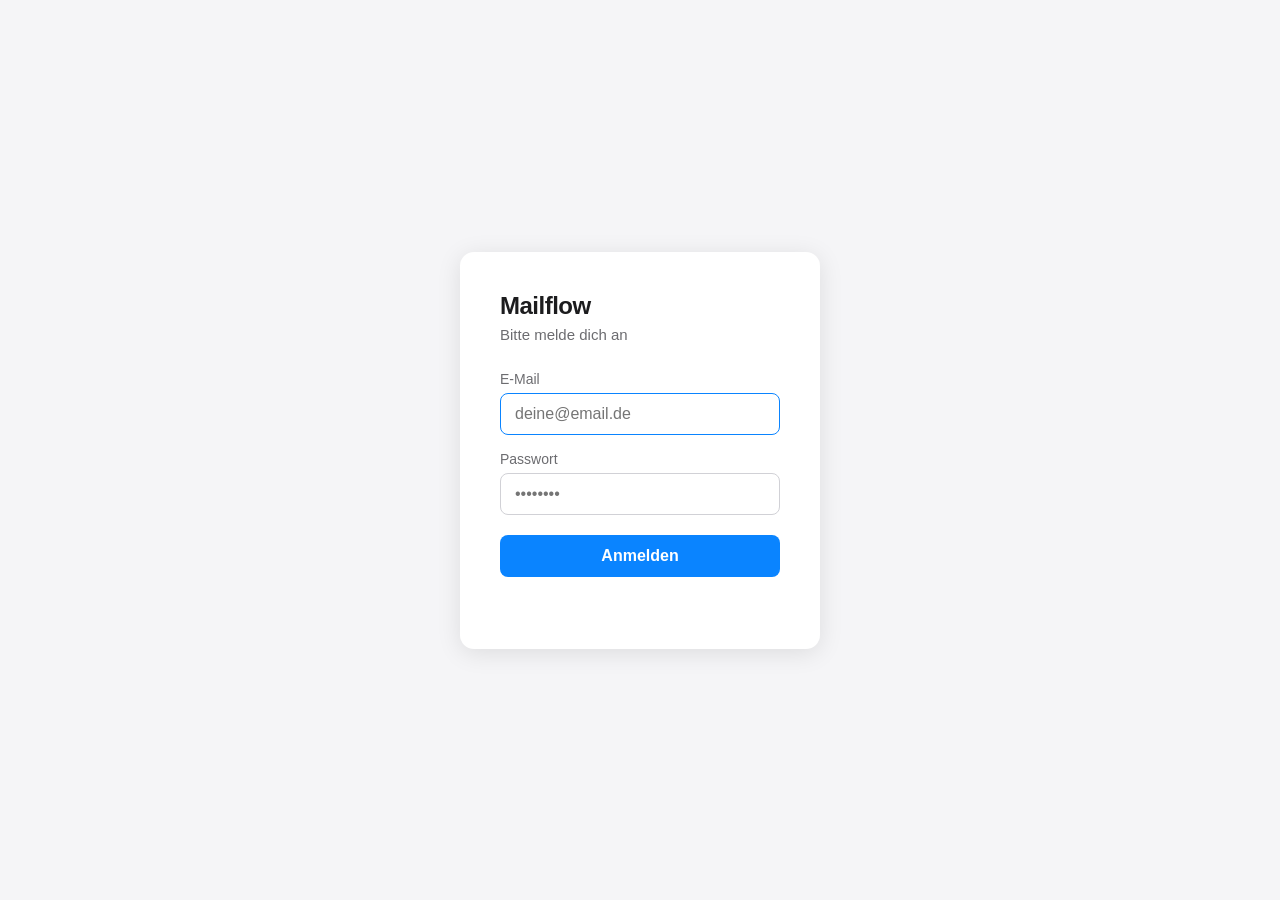
<file: frontend/login.html>
<!DOCTYPE html>
<html lang="de">
<head>
  <meta charset="UTF-8">
  <meta name="viewport" content="width=device-width, initial-scale=1.0">
  <title>Mailflow — Login</title>
  <style>
    *, *::before, *::after { box-sizing: border-box; margin: 0; padding: 0; }
    body {
      font-family: -apple-system, BlinkMacSystemFont, "Segoe UI", sans-serif;
      background: #f5f5f7;
      height: 100vh;
      display: flex;
      align-items: center;
      justify-content: center;
      color: #1c1c1e;
    }
    .login-card {
      background: #ffffff;
      border-radius: 14px;
      padding: 40px;
      width: 360px;
      box-shadow: 0 4px 24px rgba(0,0,0,0.10);
    }
    .login-title {
      font-size: 24px;
      font-weight: 700;
      margin-bottom: 6px;
      letter-spacing: -0.5px;
    }
    .login-sub {
      font-size: 15px;
      color: #6c6c70;
      margin-bottom: 28px;
    }
    label {
      display: block;
      font-size: 14px;
      font-weight: 500;
      color: #6c6c70;
      margin-bottom: 6px;
    }
    input {
      width: 100%;
      padding: 11px 14px;
      border: 1px solid #d1d1d6;
      border-radius: 8px;
      font-size: 16px;
      margin-bottom: 16px;
      outline: none;
      transition: border-color 0.15s;
    }
    input:focus { border-color: #0a84ff; }
    .btn-login {
      width: 100%;
      padding: 12px;
      background: #0a84ff;
      color: white;
      border: none;
      border-radius: 8px;
      font-size: 16px;
      font-weight: 600;
      cursor: pointer;
      margin-top: 4px;
    }
    .btn-login:hover { opacity: 0.88; }
    .btn-login:disabled { opacity: 0.5; cursor: default; }
    .error-msg {
      color: #ff3b30;
      font-size: 14px;
      margin-top: 12px;
      text-align: center;
      min-height: 20px;
    }
  </style>
</head>
<body>
  <div class="login-card">
    <div class="login-title">Mailflow</div>
    <div class="login-sub">Bitte melde dich an</div>
    <form id="login-form">
      <label for="email">E-Mail</label>
      <input type="email" id="email" placeholder="deine@email.de" required autofocus>
      <label for="password">Passwort</label>
      <input type="password" id="password" placeholder="••••••••" required>
      <button class="btn-login" id="btn-login" type="submit">Anmelden</button>
      <div class="error-msg" id="error-msg"></div>
    </form>
  </div>

  <script src="js/auth.js"></script>
  <script>
    // Schon eingeloggt? Direkt weiterleiten
    if (auth.isLoggedIn()) window.location.href = '/';

    document.getElementById('login-form').addEventListener('submit', async (e) => {
      e.preventDefault();
      const btn = document.getElementById('btn-login');
      const errEl = document.getElementById('error-msg');
      btn.disabled = true;
      btn.textContent = 'Anmelden…';
      errEl.textContent = '';
      try {
        await auth.login(
          document.getElementById('email').value,
          document.getElementById('password').value
        );
        window.location.href = '/';
      } catch (err) {
        errEl.textContent = 'E-Mail oder Passwort falsch.';
        btn.disabled = false;
        btn.textContent = 'Anmelden';
      }
    });
  </script>
</body>
</html>
</file>
